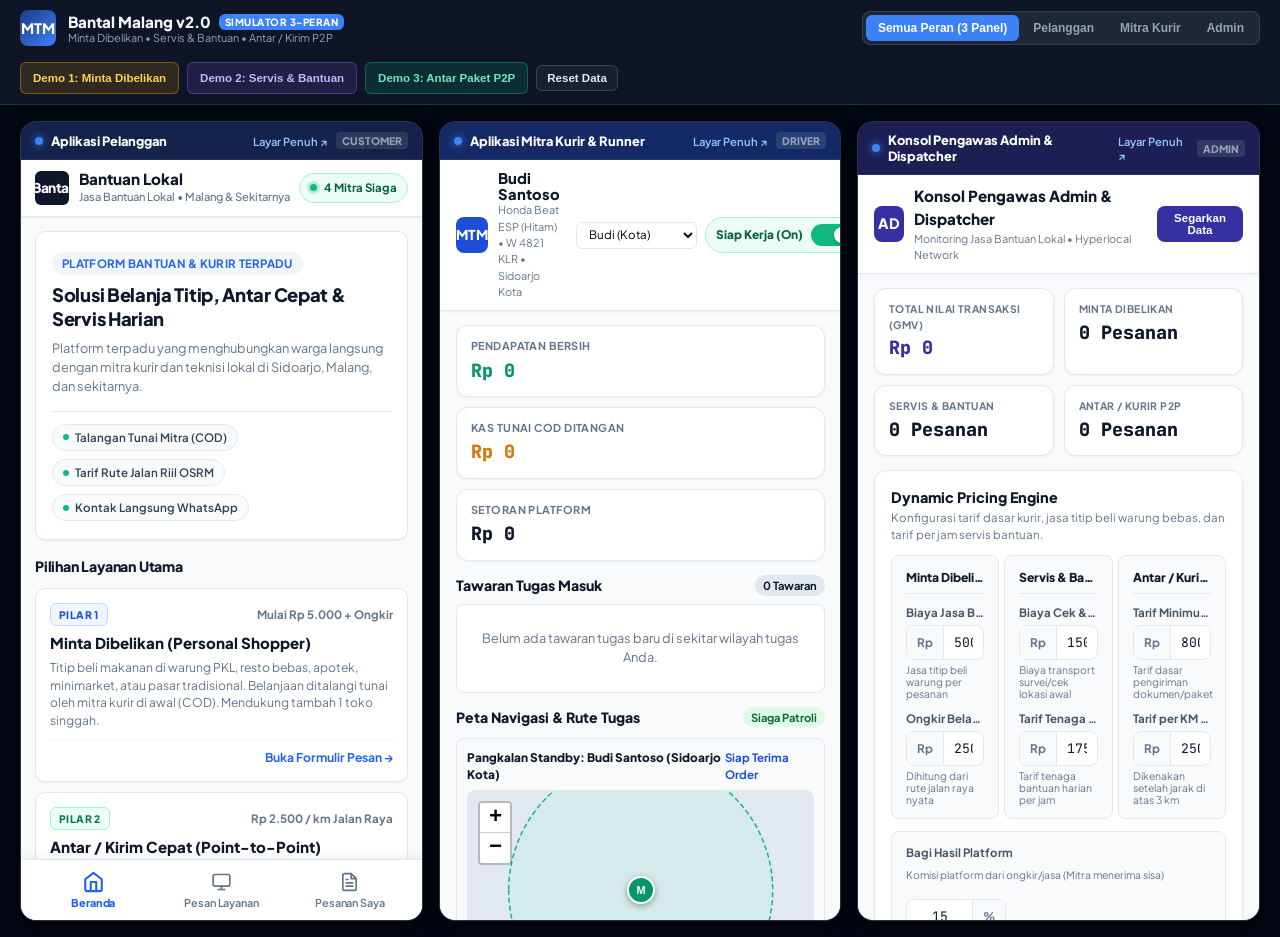
<file: index.html>
<!DOCTYPE html>
<html lang="id">

<head>
  <meta charset="UTF-8">
  <meta name="viewport" content="width=device-width, initial-scale=1.0">
  <title>Simulator Operasional Multi-Peran</title>
  <link rel="preconnect" href="https://fonts.googleapis.com">
  <link rel="preconnect" href="https://fonts.gstatic.com" crossorigin>
  <link
    href="https://fonts.googleapis.com/css2?family=Plus+Jakarta+Sans:wght@400;500;600;700;800&family=JetBrains+Mono:wght@500;600;700&display=swap"
    rel="stylesheet">
  <link rel="stylesheet" href="style.css">
</head>

<body>

  <!-- TOP COMMAND BAR -->
  <header class="top-nav">
    <div class="brand-group">
      <div class="brand-symbol">MTM</div>
      <div>
        <div class="brand-title">
          Bantal Malang v2.0
          <span class="badge-system">SIMULATOR 3-PERAN</span>
        </div>
        <div class="brand-sub">Minta Dibelikan &bull; Servis & Bantuan &bull; Antar / Kirim P2P</div>
      </div>
    </div>

    <!-- VIEWPORT SWITCHER -->
    <div class="view-switcher" id="viewSwitcher">
      <button class="view-btn active" data-view="grid3">Semua Peran (3 Panel)</button>
      <button class="view-btn" data-view="customer">Pelanggan</button>
      <button class="view-btn" data-view="driver">Mitra Kurir</button>
      <button class="view-btn" data-view="admin">Admin</button>
    </div>

    <!-- QUICK DEMO ACTIONS (3 PILAR MTM) -->
    <div class="nav-actions">
      <button class="btn-demo jastip" id="btnDemoShopping"
        title="Simulasi titip beli warung PKL dengan dana talangan kurir">
        Demo 1: Minta Dibelikan
      </button>
      <button class="btn-demo service" id="btnDemoService" title="Simulasi sewa jasa tenaga bersih-bersih 2 jam">
        Demo 2: Servis & Bantuan
      </button>
      <button class="btn-demo p2p" id="btnDemoDelivery" title="Simulasi antar paket dokumen penting P2P">
        Demo 3: Antar Paket P2P
      </button>
      <button class="btn-nav-outline" id="btnResetAll" title="Reset data simulasi ke awal pabrik">
        Reset Data
      </button>
    </div>
  </header>

  <!-- MAIN SIMULATOR STAGE (3 PANELS: CUSTOMER, DRIVER, ADMIN) -->
  <main class="simulator-stage view-grid3" id="simulatorStage">

    <!-- 1. CUSTOMER APP -->
    <section class="device-panel" id="panel-customer">
      <div class="panel-header role-customer">
        <div class="role-indicator">
          <span class="role-dot"></span>
          <span class="role-name">Aplikasi Pelanggan</span>
        </div>
        <div class="panel-header-actions">
          <a href="customer.html" target="_blank" class="tag-link-external"
            title="Buka aplikasi pelanggan di tab baru">Layar Penuh &nearr;</a>
          <span class="tag-role">Customer</span>
        </div>
      </div>
      <div class="device-shell">
        <iframe src="customer.html" class="simulator-iframe" id="iframeCustomer" title="Aplikasi Pelanggan"></iframe>
      </div>
    </section>

    <!-- 2. DRIVER APP -->
    <section class="device-panel" id="panel-driver">
      <div class="panel-header role-driver">
        <div class="role-indicator">
          <span class="role-dot"></span>
          <span class="role-name">Aplikasi Mitra Kurir & Runner</span>
        </div>
        <div class="panel-header-actions">
          <a href="driver.html" target="_blank" class="tag-link-external" title="Buka aplikasi kurir di tab baru">Layar
            Penuh &nearr;</a>
          <span class="tag-role">Driver</span>
        </div>
      </div>
      <div class="device-shell">
        <iframe src="driver.html" class="simulator-iframe" id="iframeDriver" title="Aplikasi Mitra Kurir"></iframe>
      </div>
    </section>

    <!-- 3. ADMIN CONSOLE -->
    <section class="device-panel" id="panel-admin">
      <div class="panel-header role-admin">
        <div class="role-indicator">
          <span class="role-dot"></span>
          <span class="role-name">Konsol Pengawas Admin & Dispatcher</span>
        </div>
        <div class="panel-header-actions">
          <a href="admin.html" target="_blank" class="tag-link-external" title="Buka konsol admin di tab baru">Layar
            Penuh &nearr;</a>
          <span class="tag-role">Admin</span>
        </div>
      </div>
      <div class="device-shell">
        <iframe src="admin.html" class="simulator-iframe" id="iframeAdmin" title="Konsol Pengawas Admin"></iframe>
      </div>
    </section>

  </main>

  <!-- TOAST NOTIFICATION -->
  <div class="toast-box" id="toastBox">
    Pemberitahuan
  </div>

  <script src="shared.js"></script>
  <script src="app.js"></script>
</body>

</html>
</file>
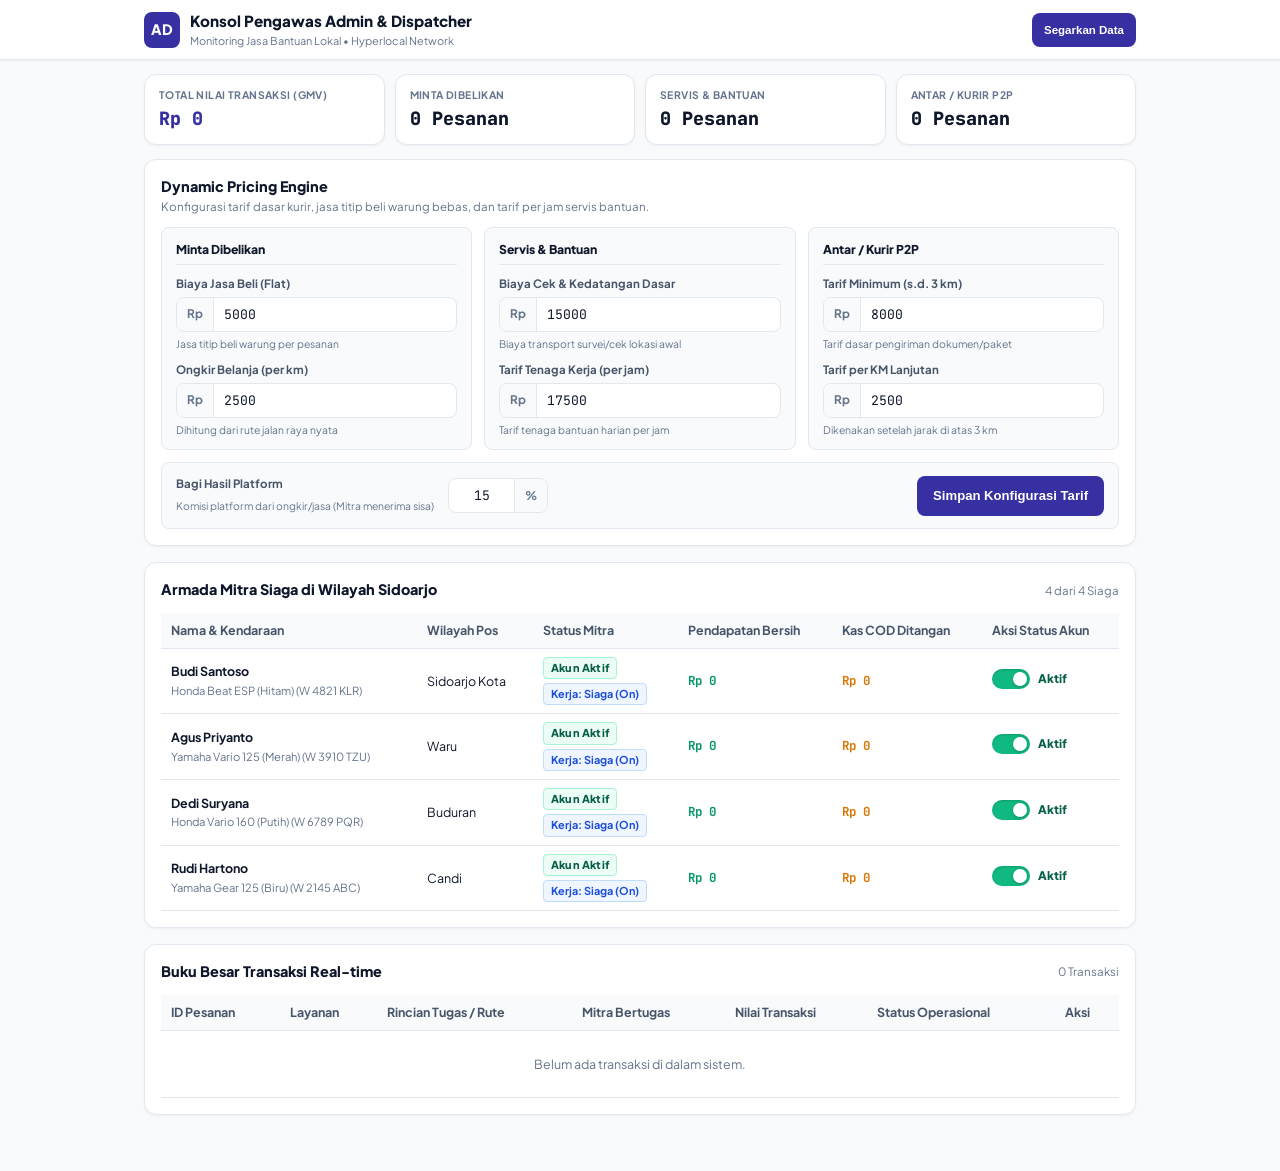
<file: admin.html>
<!DOCTYPE html>
<html lang="id">

<head>
  <meta charset="UTF-8">
  <meta name="viewport" content="width=device-width, initial-scale=1.0">
  <title>Konsol Pengawas Admin & Dispatcher</title>
  <link rel="preconnect" href="https://fonts.googleapis.com">
  <link rel="preconnect" href="https://fonts.gstatic.com" crossorigin>
  <link
    href="https://fonts.googleapis.com/css2?family=Plus+Jakarta+Sans:wght@400;500;600;700;800&family=JetBrains+Mono:wght@500;600;700&display=swap"
    rel="stylesheet">
  <link rel="stylesheet" href="admin.css">
</head>

<body>

  <!-- TOP APP BAR -->
  <header class="navbar">
    <div class="container navbar-inner">
      <div class="brand-row">
        <div class="brand-badge">AD</div>
        <div>
          <div class="admin-title">Konsol Pengawas Admin & Dispatcher</div>
          <div class="admin-sub">Monitoring Jasa Bantuan Lokal &bull; Hyperlocal Network</div>
        </div>
      </div>
      <div>
        <button type="button" class="btn-admin" onclick="renderAdminApp()"
          style="padding: 6px 12px; font-size: 0.72rem; min-height: 34px;">
          Segarkan Data
        </button>
      </div>
    </div>
  </header>

  <main class="container">

    <!-- METRICS 4 STATS (3 PILAR MTM + TOTAL GMV) -->
    <section class="stats-grid">
      <div class="stat-card">
        <div class="stat-label">Total Nilai Transaksi (GMV)</div>
        <div class="stat-val primary" id="totalGmvText">Rp 0</div>
      </div>
      <div class="stat-card">
        <div class="stat-label">Minta Dibelikan</div>
        <div class="stat-val" id="countShoppingOrders">0</div>
      </div>
      <div class="stat-card">
        <div class="stat-label">Servis & Bantuan</div>
        <div class="stat-val" id="countServiceOrders">0</div>
      </div>
      <div class="stat-card">
        <div class="stat-label">Antar / Kurir P2P</div>
        <div class="stat-val" id="countDeliveryOrders">0</div>
      </div>
    </section>

    <!-- PRICING ENGINE CONFIGURATION (3 PILAR MTM) -->
    <section class="section-box">
      <div class="section-header-row">
        <div>
          <h2 class="section-heading">Dynamic Pricing Engine</h2>
          <p style="font-size: 0.72rem; color: var(--text-muted);">
            Konfigurasi tarif dasar kurir, jasa titip beli warung bebas, dan tarif per jam servis bantuan.
          </p>
        </div>
      </div>

      <form id="formPricingEngine">
        <!-- 3 PILAR CARDS -->
        <div class="pricing-pillars-grid">

          <!-- PILAR 1: MINTA DIBELIKAN -->
          <div class="pricing-pillar-card">
            <div class="pillar-card-header">
              <span class="pillar-card-title">Minta Dibelikan</span>
              <!-- <span class="pillar-tag shopping">Pilar 1</span> -->
            </div>

            <div class="pricing-field-group">
              <label class="input-label" for="cfgShopService">Biaya Jasa Beli (Flat)</label>
              <div class="input-group">
                <span class="input-prefix">Rp</span>
                <input type="number" id="cfgShopService" class="input-field" step="500" required>
              </div>
              <span class="input-subtext">Jasa titip beli warung per pesanan</span>
            </div>

            <div class="pricing-field-group">
              <label class="input-label" for="cfgShopPerKm">Ongkir Belanja (per km)</label>
              <div class="input-group">
                <span class="input-prefix">Rp</span>
                <input type="number" id="cfgShopPerKm" class="input-field" step="500" required>
                <!-- <span class="input-suffix">/ km</span> -->
              </div>
              <span class="input-subtext">Dihitung dari rute jalan raya nyata</span>
            </div>
          </div>

          <!-- PILAR 2: SERVIS & BANTUAN -->
          <div class="pricing-pillar-card">
            <div class="pillar-card-header">
              <span class="pillar-card-title">Servis & Bantuan</span>
              <!-- <span class="pillar-tag service">Pilar 2</span> -->
            </div>

            <div class="pricing-field-group">
              <label class="input-label" for="cfgServiceBaseFee">Biaya Cek & Kedatangan Dasar</label>
              <div class="input-group">
                <span class="input-prefix">Rp</span>
                <input type="number" id="cfgServiceBaseFee" class="input-field" step="1000" required>
              </div>
              <span class="input-subtext">Biaya transport survei/cek lokasi awal</span>
            </div>

            <div class="pricing-field-group">
              <label class="input-label" for="cfgServiceHourly">Tarif Tenaga Kerja (per jam)</label>
              <div class="input-group">
                <span class="input-prefix">Rp</span>
                <input type="number" id="cfgServiceHourly" class="input-field" step="500" required>
                <!-- <span class="input-suffix">/ jam</span> -->
              </div>
              <span class="input-subtext">Tarif tenaga bantuan harian per jam</span>
            </div>
          </div>

          <!-- PILAR 3: ANTAR / KURIR P2P -->
          <div class="pricing-pillar-card">
            <div class="pillar-card-header">
              <span class="pillar-card-title">Antar / Kurir P2P</span>
              <!-- <span class="pillar-tag delivery">Pilar 3</span> -->
            </div>

            <div class="pricing-field-group">
              <label class="input-label" for="cfgDeliveryBase">Tarif Minimum (s.d. 3 km)</label>
              <div class="input-group">
                <span class="input-prefix">Rp</span>
                <input type="number" id="cfgDeliveryBase" class="input-field" step="500" required>
              </div>
              <span class="input-subtext">Tarif dasar pengiriman dokumen/paket</span>
            </div>

            <div class="pricing-field-group">
              <label class="input-label" for="cfgDeliveryPerKm">Tarif per KM Lanjutan</label>
              <div class="input-group">
                <span class="input-prefix">Rp</span>
                <input type="number" id="cfgDeliveryPerKm" class="input-field" step="500" required>
                <!-- <span class="input-suffix">/ km</span> -->
              </div>
              <span class="input-subtext">Dikenakan setelah jarak di atas 3 km</span>
            </div>
          </div>

        </div>

        <!-- STRIP BAGI HASIL PLATFORM & TOMBOL SIMPAN -->
        <div class="pricing-platform-strip">
          <div class="platform-fee-row">
            <div>
              <label class="input-label" for="cfgPlatformFeePercent">Bagi Hasil Platform</label>
              <span class="input-subtext">Komisi platform dari ongkir/jasa (Mitra menerima sisa)</span>
            </div>
            <div class="input-group" style="width: 100px;">
              <input type="number" id="cfgPlatformFeePercent" class="input-field" min="5" max="30" step="1" required
                style="text-align: center;">
              <span class="input-suffix">%</span>
            </div>
          </div>

          <button type="submit" class="btn-admin" id="btnSavePricing">
            Simpan Konfigurasi Tarif
          </button>
        </div>
      </form>
    </section>

    <!-- ARMADA MITRA SIAGA MONITORING -->
    <section class="section-box">
      <div class="section-header-row">
        <h2 class="section-heading">Armada Mitra Siaga di Wilayah Sidoarjo</h2>
        <span style="font-size: 0.72rem; color: var(--text-muted);" id="activeFleetCounter">4 Mitra</span>
      </div>

      <div class="table-wrap">
        <table class="data-table">
          <thead>
            <tr>
              <!-- <th>ID Mitra</th> -->
              <th>Nama & Kendaraan</th>
              <th>Wilayah Pos</th>
              <th>Status Mitra</th>
              <th>Pendapatan Bersih</th>
              <th>Kas COD Ditangan</th>
              <th>Aksi Status Akun</th>
            </tr>
          </thead>
          <tbody id="driverFleetTableBody">
            <!-- Rendered by JS -->
          </tbody>
        </table>
      </div>
    </section>

    <!-- REAL-TIME LOG SELURUH TRANSAKSI -->
    <section class="section-box">
      <div class="section-header-row">
        <h2 class="section-heading">Buku Besar Transaksi Real-time</h2>
        <span style="font-size: 0.72rem; color: var(--text-muted);" id="totalTransactionsBadge">0 Transaksi</span>
      </div>

      <div class="table-wrap">
        <table class="data-table">
          <thead>
            <tr>
              <th>ID Pesanan</th>
              <th>Layanan</th>
              <th>Rincian Tugas / Rute</th>
              <th>Mitra Bertugas</th>
              <th>Nilai Transaksi</th>
              <th>Status Operasional</th>
              <th>Aksi</th>
            </tr>
          </thead>
          <tbody id="allOrdersTableBody">
            <!-- Rendered by JS -->
          </tbody>
        </table>
      </div>
    </section>

  </main>

  <!-- MODAL DETAIL TRANSAKSI & BUKU BESAR AUDIT (ADMIN) -->
  <div id="adminOrderDetailModal" class="location-modal-backdrop" style="display: none;">
    <div class="location-modal-sheet" style="max-height: 88vh; display: flex; flex-direction: column;">
      <div class="location-modal-header">
        <div>
          <h3 class="location-modal-title" id="adminModalOrderTitle">Detail Transaksi & Audit Finansial</h3>
          <p class="location-modal-sub" id="adminModalOrderSub">Rincian pesanan, struk terpadu, dan bagi hasil platform</p>
        </div>
        <button type="button" class="btn-modal-close" onclick="closeAdminOrderModal()">Tutup</button>
      </div>
      <div class="modal-scroll-body" id="adminModalOrderBody" style="padding: 14px; overflow-y: auto; flex: 1;">
        <!-- Populated dynamically by admin.js -->
      </div>
      <div class="location-modal-footer">
        <button type="button" class="btn-admin" style="width: 100%; min-height: 44px;" onclick="closeAdminOrderModal()">Tutup Rincian</button>
      </div>
    </div>
  </div>

  <script src="shared.js"></script>
  <script src="admin.js"></script>
</body>

</html>
</file>
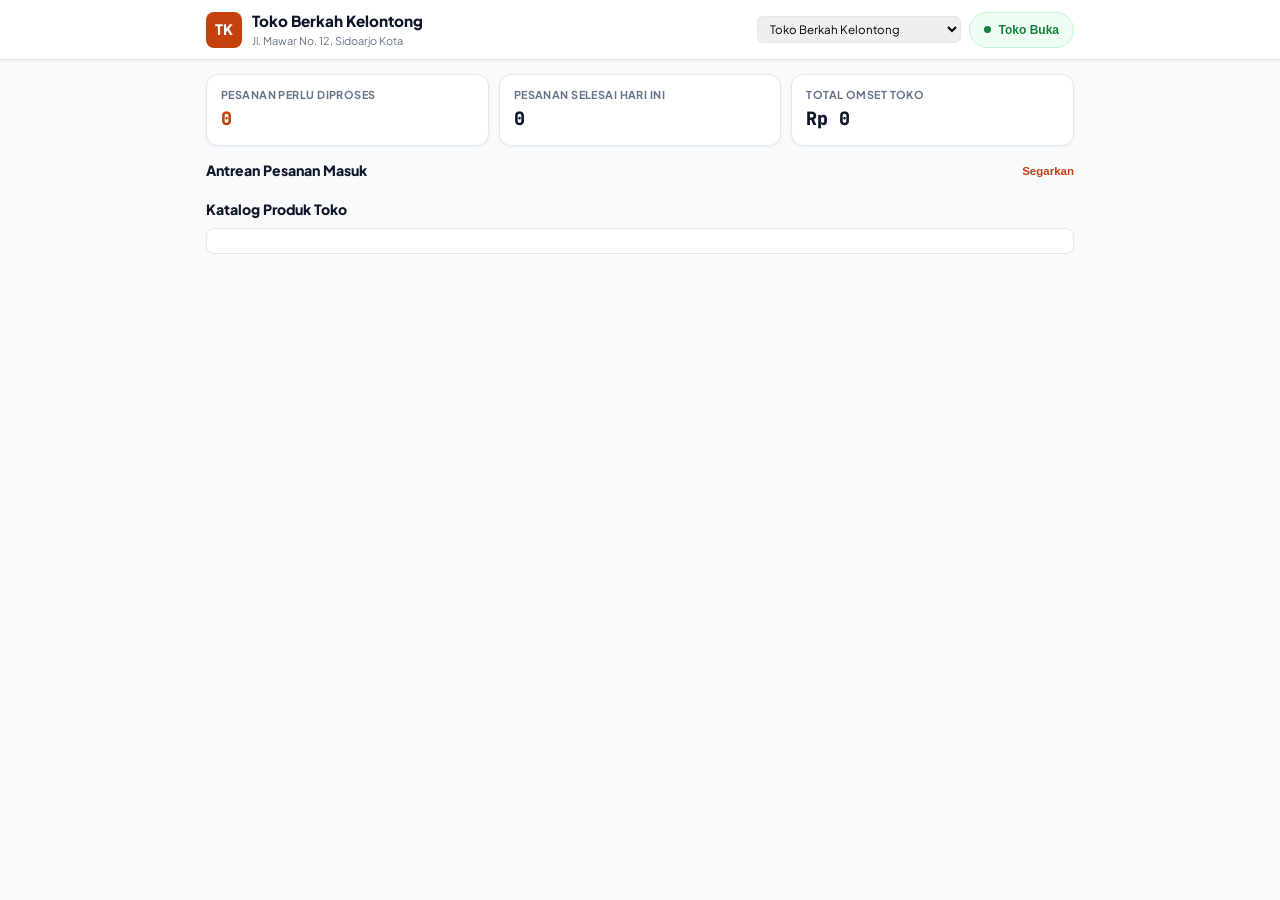
<file: merchant.html>
<!DOCTYPE html>
<html lang="id">

<head>
  <meta charset="UTF-8">
  <meta name="viewport" content="width=device-width, initial-scale=1.0">
  <title>LokalKirim v2.0 - Portal Mitra Usaha</title>
  <link rel="preconnect" href="https://fonts.googleapis.com">
  <link rel="preconnect" href="https://fonts.gstatic.com" crossorigin>
  <link href="https://fonts.googleapis.com/css2?family=Plus+Jakarta+Sans:wght@400;500;600;700;800&family=JetBrains+Mono:wght@500;600;700&display=swap" rel="stylesheet">
  <link rel="stylesheet" href="merchant.css">
</head>

<body>

  <!-- TOP APP BAR -->
  <header class="navbar">
    <div class="container navbar-inner">
      <div class="brand-row">
        <div class="brand-badge">TK</div>
        <div>
          <div class="merchant-info-title" id="merchantTitle">Toko Berkah Kelontong</div>
          <div class="merchant-info-sub" id="merchantAddressText">Jl. Mawar No. 12, Sidoarjo Kota</div>
        </div>
      </div>

      <div style="display: flex; align-items: center; gap: 8px;">
        <select id="merchantSwitcher" style="font-size: 0.72rem; padding: 4px 8px; border-radius: 6px; border: 1px solid var(--border); font-family: var(--font-main);">
          <option value="toko-berkah">Toko Berkah Kelontong</option>
          <option value="geprek-juara">Ayam Geprek Sambal Bawang</option>
          <option value="apotek-sehat">Apotek Barokah Sehat</option>
        </select>
        <button type="button" class="store-toggle-btn" id="btnStoreToggle">
          <span style="width: 7px; height: 7px; border-radius: 50%; background: #15803D;"></span>
          <span id="storeStatusLabel">Toko Buka</span>
        </button>
      </div>
    </div>
  </header>

  <main class="container">

    <!-- METRICS OVERVIEW -->
    <section class="metrics-grid">
      <div class="metric-card">
        <div class="metric-label">Pesanan Perlu Diproses</div>
        <div class="metric-val primary" id="pendingOrdersCount">0</div>
      </div>
      <div class="metric-card">
        <div class="metric-label">Pesanan Selesai Hari Ini</div>
        <div class="metric-val" id="completedOrdersCount">0</div>
      </div>
      <div class="metric-card">
        <div class="metric-label">Total Omset Toko</div>
        <div class="metric-val" id="merchantRevenueText">Rp 0</div>
      </div>
    </section>

    <!-- INCOMING STORE ORDERS -->
    <section>
      <div style="display: flex; justify-content: space-between; align-items: center; margin-bottom: 8px;">
        <h2 style="font-size: 0.88rem; font-weight: 800;">Antrean Pesanan Masuk</h2>
        <button type="button" onclick="renderMerchantApp()" style="font-size: 0.72rem; background: none; border: none; color: var(--primary); font-weight: 700; cursor: pointer;">Segarkan</button>
      </div>

      <div id="merchantOrdersQueue">
        <!-- Rendered by JS -->
      </div>
    </section>

    <!-- PRODUCT CATALOG LIST -->
    <section style="margin-top: 18px;">
      <h2 style="font-size: 0.88rem; font-weight: 800; margin-bottom: 8px;">Katalog Produk Toko</h2>
      <div id="merchantProductsList" style="background: var(--bg-card); border: 1px solid var(--border); border-radius: 8px; padding: 12px;">
        <!-- Rendered by JS -->
      </div>
    </section>

  </main>

  <script src="shared.js"></script>
  <script src="merchant.js"></script>
</body>

</html>
</file>
<file: style.css>
/* ==========================================================================
   LokalKirim v2.0 - Simulator Stage Styling
   Panggung Pengujian Multi-Peran Terpadu
   ========================================================================== */

:root {
  --bg-dark: #0B0F19;
  --bg-stage: #030712;
  --panel-bg: #111827;
  --panel-border: rgba(255, 255, 255, 0.1);
  --text-white: #F9FAFB;
  --text-muted: #9CA3AF;

  --accent-blue: #3B82F6;
  --accent-green: #10B981;
  --accent-amber: #F59E0B;
  --accent-purple: #8B5CF6;

  --radius-xs: 6px;
  --radius-sm: 8px;
  --radius-md: 12px;
  --radius-device: 16px;

  --font-sans: 'Plus Jakarta Sans', system-ui, -apple-system, sans-serif;
  --font-mono: 'JetBrains Mono', monospace;
}

* {
  box-sizing: border-box;
  margin: 0;
  padding: 0;
}

body {
  font-family: var(--font-sans);
  background-color: var(--bg-stage);
  color: var(--text-white);
  min-height: 100vh;
  display: flex;
  flex-direction: column;
  overflow-x: hidden;
}

/* TOP COMMAND BAR */
.top-nav {
  background: rgba(15, 23, 42, 0.95);
  backdrop-filter: blur(12px);
  border-bottom: 1px solid rgba(255, 255, 255, 0.12);
  padding: 10px 20px;
  display: flex;
  align-items: center;
  justify-content: space-between;
  position: sticky;
  top: 0;
  z-index: 100;
  gap: 16px;
  flex-wrap: wrap;
}

.brand-group {
  display: flex;
  align-items: center;
  gap: 12px;
}

.brand-symbol {
  width: 36px;
  height: 36px;
  background: linear-gradient(135deg, #1E3A8A 0%, #3B82F6 100%);
  border-radius: var(--radius-sm);
  display: flex;
  align-items: center;
  justify-content: center;
  color: white;
  font-weight: 800;
  font-size: 0.9rem;
}

.brand-title {
  font-size: 0.95rem;
  font-weight: 800;
  color: var(--text-white);
  display: flex;
  align-items: center;
  gap: 8px;
}

.badge-system {
  font-size: 0.62rem;
  font-weight: 800;
  background: #3B82F6;
  color: white;
  padding: 2px 6px;
  border-radius: var(--radius-xs);
  letter-spacing: 0.05em;
}

.brand-sub {
  font-size: 0.68rem;
  color: #94A3B8;
}

/* VIEW SWITCHER */
.view-switcher {
  display: flex;
  background: rgba(255, 255, 255, 0.08);
  border: 1px solid rgba(255, 255, 255, 0.1);
  padding: 3px;
  border-radius: var(--radius-sm);
  gap: 2px;
}

.view-btn {
  background: transparent;
  border: none;
  color: #94A3B8;
  padding: 6px 12px;
  border-radius: var(--radius-xs);
  font-size: 0.75rem;
  font-weight: 700;
  cursor: pointer;
  transition: all 0.15s ease;
}

.view-btn:hover {
  color: white;
  background: rgba(255, 255, 255, 0.06);
}

.view-btn.active {
  background: var(--accent-blue);
  color: white;
}

/* QUICK DEMO BUTTONS */
.nav-actions {
  display: flex;
  align-items: center;
  gap: 8px;
  flex-wrap: wrap;
}

.btn-demo {
  background: rgba(59, 130, 246, 0.15);
  border: 1px solid rgba(59, 130, 246, 0.4);
  color: #93C5FD;
  padding: 6px 12px;
  border-radius: var(--radius-xs);
  font-size: 0.72rem;
  font-weight: 800;
  cursor: pointer;
  transition: all 0.15s ease;
  min-height: 32px;
}

.btn-demo:hover {
  background: rgba(59, 130, 246, 0.3);
  color: white;
}

.btn-demo.jastip {
  background: rgba(245, 158, 11, 0.15);
  border-color: rgba(245, 158, 11, 0.4);
  color: #FCD34D;
}
.btn-demo.jastip:hover {
  background: rgba(245, 158, 11, 0.3);
  color: white;
}

.btn-demo.service {
  background: rgba(139, 92, 246, 0.15);
  border-color: rgba(139, 92, 246, 0.4);
  color: #C4B5FD;
}
.btn-demo.service:hover {
  background: rgba(139, 92, 246, 0.3);
  color: white;
}

.btn-demo.p2p {
  background: rgba(16, 185, 129, 0.15);
  border-color: rgba(16, 185, 129, 0.4);
  color: #6EE7B7;
}
.btn-demo.p2p:hover {
  background: rgba(16, 185, 129, 0.3);
  color: white;
}

.btn-nav-outline {
  background: rgba(255, 255, 255, 0.05);
  border: 1px solid rgba(255, 255, 255, 0.15);
  color: #E2E8F0;
  padding: 6px 10px;
  border-radius: var(--radius-xs);
  font-size: 0.72rem;
  font-weight: 700;
  cursor: pointer;
  text-decoration: none;
}
.btn-nav-outline:hover {
  background: rgba(255, 255, 255, 0.1);
  color: white;
}

/* SIMULATOR STAGE */
.simulator-stage {
  flex: 1;
  padding: 16px 20px;
  display: grid;
  gap: 16px;
  width: 100%;
  max-width: 1920px;
  margin: 0 auto;
}

/* 3 GRID LAYOUT */
.simulator-stage.view-grid3 {
  grid-template-columns: repeat(3, 1fr);
}
@media (max-width: 1200px) {
  .simulator-stage.view-grid3 { grid-template-columns: 1fr; }
}

/* SINGLE VIEW STATES */
.simulator-stage.view-customer #panel-driver,
.simulator-stage.view-customer #panel-admin { display: none; }
.simulator-stage.view-customer { grid-template-columns: 1fr; max-width: 550px; margin: 0 auto; }

.simulator-stage.view-driver #panel-customer,
.simulator-stage.view-driver #panel-admin { display: none; }
.simulator-stage.view-driver { grid-template-columns: 1fr; max-width: 600px; margin: 0 auto; }

.simulator-stage.view-admin #panel-customer,
.simulator-stage.view-admin #panel-driver { display: none; }
.simulator-stage.view-admin { grid-template-columns: 1fr; max-width: 1100px; margin: 0 auto; }

/* DEVICE PANELS */
.device-panel {
  display: flex;
  flex-direction: column;
  background: #0F172A;
  border: 1px solid rgba(255, 255, 255, 0.12);
  border-radius: var(--radius-device);
  overflow: hidden;
  box-shadow: 0 10px 25px rgba(0, 0, 0, 0.4);
  height: calc(100vh - 100px);
  min-height: 700px;
}

.panel-header {
  padding: 10px 14px;
  display: flex;
  align-items: center;
  justify-content: space-between;
  border-bottom: 1px solid rgba(255, 255, 255, 0.08);
}
.panel-header.role-customer { background: rgba(30, 58, 138, 0.35); }
.panel-header.role-driver { background: rgba(29, 78, 216, 0.35); }
.panel-header.role-admin { background: rgba(55, 48, 163, 0.35); }

.role-indicator {
  display: flex;
  align-items: center;
  gap: 8px;
}

.role-dot {
  width: 8px;
  height: 8px;
  border-radius: 50%;
  background: #3B82F6;
  box-shadow: 0 0 8px #3B82F6;
}

.role-name {
  font-size: 0.8rem;
  font-weight: 800;
  color: white;
}

.panel-header-actions {
  display: flex;
  align-items: center;
  gap: 8px;
}

.tag-role {
  font-size: 0.65rem;
  font-weight: 800;
  padding: 2px 6px;
  border-radius: 4px;
  background: rgba(255, 255, 255, 0.1);
  color: #94A3B8;
  text-transform: uppercase;
}

.tag-link-external {
  font-size: 0.7rem;
  color: #93C5FD;
  text-decoration: none;
  font-weight: 600;
}
.tag-link-external:hover {
  text-decoration: underline;
  color: white;
}

.device-shell {
  flex: 1;
  background: #FFFFFF;
  position: relative;
  overflow: hidden;
}

.simulator-iframe {
  width: 100%;
  height: 100%;
  border: none;
  display: block;
}

/* TOAST NOTIFICATION */
.toast-box {
  position: fixed;
  bottom: 24px;
  right: 24px;
  background: #1E293B;
  border: 1px solid rgba(255, 255, 255, 0.2);
  color: white;
  padding: 10px 16px;
  border-radius: var(--radius-sm);
  font-size: 0.8rem;
  font-weight: 700;
  box-shadow: 0 10px 25px rgba(0, 0, 0, 0.5);
  display: none;
  z-index: 999;
}
</file>
<file: admin.css>
/* ========================================================= */
/* LokalKirim v2.0 - Konsol Pengawas Operasional (Admin CSS) */
/* Standar AGENTS.md: Clean, Data Presentation, Zero-Slop    */
/* ========================================================= */

:root {
  --primary: #3730A3;        /* Indigo Admin */
  --primary-hover: #312E81;
  --primary-light: #EEF2FF;
  --primary-border: #C7D2FE;

  --accent-green: #059669;
  --accent-green-bg: #ECFDF5;
  --accent-amber: #D97706;
  --accent-amber-bg: #FFFBEB;

  --text-main: #0F172A;
  --text-secondary: #475569;
  --text-muted: #64748B;
  --text-white: #FFFFFF;

  --bg-page: #F8FAFC;
  --bg-card: #FFFFFF;
  --border: #E2E8F0;
  --border-focus: #3730A3;

  --radius-xs: 4px;
  --radius-sm: 8px;
  --radius-md: 12px;
  --radius-pill: 9999px;

  --shadow-sm: 0 1px 3px rgba(15, 23, 42, 0.05);
  --shadow-md: 0 4px 10px rgba(15, 23, 42, 0.08);

  --font-sans: 'Plus Jakarta Sans', system-ui, -apple-system, sans-serif;
  --font-mono: 'JetBrains Mono', monospace;
}

* {
  box-sizing: border-box;
  margin: 0;
  padding: 0;
}

body {
  font-family: var(--font-sans);
  background-color: var(--bg-page);
  color: var(--text-main);
  line-height: 1.5;
  -webkit-font-smoothing: antialiased;
  padding-bottom: 40px;
}

.container {
  width: 100%;
  max-width: 1024px;
  margin: 0 auto;
  padding: 0 16px;
}

.navbar {
  background: var(--bg-card);
  border-bottom: 1px solid var(--border);
  position: sticky;
  top: 0;
  z-index: 50;
  box-shadow: var(--shadow-sm);
}

.navbar-inner {
  display: flex;
  align-items: center;
  justify-content: space-between;
  padding: 10px 16px;
  gap: 12px;
}

.brand-row {
  display: flex;
  align-items: center;
  gap: 10px;
}

.brand-badge {
  background: var(--primary);
  color: white;
  width: 36px;
  height: 36px;
  border-radius: var(--radius-sm);
  display: flex;
  align-items: center;
  justify-content: center;
  font-weight: 800;
  font-size: 0.9rem;
}

.admin-title {
  font-size: 0.95rem;
  font-weight: 800;
}
.admin-sub {
  font-size: 0.68rem;
  color: var(--text-muted);
}

/* METRICS 4 COLS */
.stats-grid {
  display: grid;
  grid-template-columns: repeat(4, 1fr);
  gap: 10px;
  margin: 14px 0;
}
@media (max-width: 768px) {
  .stats-grid { grid-template-columns: repeat(2, 1fr); }
}

.stat-card {
  background: var(--bg-card);
  border: 1px solid var(--border);
  border-radius: var(--radius-md);
  padding: 12px 14px;
  box-shadow: var(--shadow-sm);
}
.stat-label {
  font-size: 0.65rem;
  font-weight: 700;
  color: var(--text-muted);
  text-transform: uppercase;
  letter-spacing: 0.04em;
  margin-bottom: 2px;
}
.stat-val {
  font-size: 1.15rem;
  font-weight: 800;
  font-family: var(--font-mono);
  color: var(--text-main);
}
.stat-val.primary { color: var(--primary); }
.stat-val.green { color: var(--accent-green); }

/* SECTIONS */
.section-box {
  background: var(--bg-card);
  border: 1px solid var(--border);
  border-radius: var(--radius-md);
  padding: 16px;
  margin-bottom: 16px;
  box-shadow: var(--shadow-sm);
}

.section-header-row {
  display: flex;
  align-items: center;
  justify-content: space-between;
  margin-bottom: 12px;
}

.section-heading {
  font-size: 0.9rem;
  font-weight: 800;
  color: var(--text-main);
}

/* TABLE */
.table-wrap {
  width: 100%;
  overflow-x: auto;
}
table.data-table {
  width: 100%;
  border-collapse: collapse;
  font-size: 0.78rem;
  text-align: left;
}
table.data-table th {
  background: #F8FAFC;
  padding: 8px 10px;
  font-weight: 700;
  color: var(--text-secondary);
  border-bottom: 1px solid var(--border);
}
table.data-table td {
  padding: 8px 10px;
  border-bottom: 1px solid var(--border);
}

/* DYNAMIC PRICING ENGINE - PILARS GRID & INPUT GROUPS */
.pricing-pillars-grid {
  display: grid;
  grid-template-columns: repeat(3, 1fr);
  gap: 12px;
  margin-bottom: 12px;
}

@media (max-width: 768px) {
  .pricing-pillars-grid {
    grid-template-columns: repeat(3, 1fr);
    gap: 8px;
  }

  .pricing-pillar-card {
    padding: 8px 10px;
    gap: 8px;
    min-width: 0;
  }

  .pillar-card-title {
    font-size: 0.7rem;
  }

  .pillar-tag {
    font-size: 0.6rem;
    padding: 1px 5px;
  }

  .input-label {
    font-size: 0.66rem;
  }

  .input-prefix,
  .input-suffix {
    padding: 0 6px;
    font-size: 0.66rem;
  }

  .input-group .input-field {
    padding: 6px 6px;
    font-size: 0.74rem;
  }

  .input-subtext {
    font-size: 0.58rem;
    line-height: 1.2;
  }

  .pricing-platform-strip {
    padding: 10px 12px;
    gap: 10px;
  }
}

@media (max-width: 480px) {
  .pricing-pillars-grid {
    grid-template-columns: repeat(3, 1fr);
    gap: 5px;
  }

  .pricing-pillar-card {
    padding: 6px 4px;
    gap: 6px;
  }

  .pillar-card-title {
    font-size: 0.64rem;
    white-space: nowrap;
    overflow: hidden;
    text-overflow: ellipsis;
  }

  .pillar-tag {
    font-size: 0.58rem;
    padding: 1px 4px;
  }

  .input-label {
    font-size: 0.6rem;
    white-space: nowrap;
    overflow: hidden;
    text-overflow: ellipsis;
  }

  .input-prefix,
  .input-suffix {
    padding: 0 3px;
    font-size: 0.6rem;
  }

  .input-group .input-field {
    padding: 4px 2px;
    font-size: 0.68rem;
    min-width: 0;
    text-align: center;
  }

  .input-subtext {
    font-size: 0.52rem;
    line-height: 1.15;
  }
}

/* Sembunyikan spin button browser pada input group */
.input-group input[type="number"]::-webkit-inner-spin-button,
.input-group input[type="number"]::-webkit-outer-spin-button {
  -webkit-appearance: none;
  margin: 0;
}
.input-group input[type="number"] {
  -moz-appearance: textfield;
}

.pricing-pillar-card {
  background: #F8FAFC;
  border: 1px solid var(--border);
  border-radius: var(--radius-sm);
  padding: 12px 14px;
  display: flex;
  flex-direction: column;
  gap: 10px;
  min-width: 0;
}

.pillar-card-header {
  display: flex;
  align-items: center;
  justify-content: space-between;
  padding-bottom: 6px;
  border-bottom: 1px solid var(--border);
}

.pillar-card-title {
  font-size: 0.76rem;
  font-weight: 800;
  color: var(--text-main);
}

.pillar-tag {
  font-size: 0.65rem;
  font-weight: 800;
  padding: 2px 7px;
  border-radius: var(--radius-xs);
}

.pillar-tag.shopping { background: #FEF3C7; color: #92400E; }
.pillar-tag.service { background: #EDE9FE; color: #6D28D9; }
.pillar-tag.delivery { background: #EFF6FF; color: #1E40AF; }

.pricing-field-group {
  display: flex;
  flex-direction: column;
  gap: 4px;
}

.input-label {
  display: block;
  font-size: 0.72rem;
  font-weight: 700;
  color: var(--text-secondary);
}

.input-subtext {
  font-size: 0.65rem;
  color: var(--text-muted);
}

/* INPUT GROUP WITH PREFIX & SUFFIX */
.input-group {
  display: flex;
  align-items: stretch;
  border: 1px solid var(--border);
  border-radius: var(--radius-sm);
  background: white;
  overflow: hidden;
  transition: border-color 0.15s ease, box-shadow 0.15s ease;
}

.input-group:focus-within {
  border-color: var(--primary);
  box-shadow: 0 0 0 2px var(--primary-light);
}

.input-prefix,
.input-suffix {
  display: flex;
  align-items: center;
  padding: 0 10px;
  background: #F8FAFC;
  color: var(--text-muted);
  font-size: 0.74rem;
  font-weight: 700;
  user-select: none;
}

.input-prefix {
  border-right: 1px solid var(--border);
}

.input-suffix {
  border-left: 1px solid var(--border);
}

.input-group .input-field {
  border: none;
  border-radius: 0;
  padding: 8px 10px;
  font-family: var(--font-mono);
  font-size: 0.82rem;
  color: var(--text-main);
  background: transparent;
  width: 100%;
}

.input-group .input-field:focus {
  outline: none;
}

/* PLATFORM SHARE STRIP */
.pricing-platform-strip {
  background: #F8FAFC;
  border: 1px solid var(--border);
  border-radius: var(--radius-sm);
  padding: 12px 14px;
  display: flex;
  align-items: center;
  justify-content: space-between;
  gap: 16px;
  flex-wrap: wrap;
}

.platform-fee-row {
  display: flex;
  align-items: center;
  gap: 14px;
  flex-wrap: wrap;
}

.btn-admin {
  background: var(--primary);
  color: white;
  border: none;
  padding: 10px 16px;
  border-radius: var(--radius-sm);
  font-size: 0.82rem;
  font-weight: 800;
  cursor: pointer;
  min-height: 40px;
}
.btn-admin:hover { background: var(--primary-hover); }

/* STATUS COMBO BOX (STATUS AKUN & KERJA) */
.status-combo-box {
  display: flex;
  flex-direction: column;
  gap: 4px;
}

.status-tag-account {
  display: inline-block;
  font-size: 0.68rem;
  font-weight: 800;
  padding: 2px 7px;
  border-radius: var(--radius-xs);
  letter-spacing: 0.02em;
  width: fit-content;
}

.status-tag-account.active {
  background: #ECFDF5;
  color: #065F46;
  border: 1px solid #A7F3D0;
}

.status-tag-account.suspended {
  background: #FEF2F2;
  color: #991B1B;
  border: 1px solid #FCA5A5;
}

.status-tag-duty {
  display: inline-block;
  font-size: 0.68rem;
  font-weight: 700;
  padding: 2px 7px;
  border-radius: var(--radius-xs);
  width: fit-content;
}

.status-tag-duty.on {
  background: #EFF6FF;
  color: #1D4ED8;
  border: 1px solid #BFDBFE;
}

.status-tag-duty.off {
  background: #F1F5F9;
  color: #64748B;
  border: 1px solid #E2E8F0;
}

.status-tag-duty.suspended {
  background: #FEF2F2;
  color: #B91C1C;
  border: 1px dashed #FCA5A5;
}

/* ADMIN SWITCH TOGGLE (AKTIF / SUSPEND) */
.admin-switch-wrap {
  display: inline-flex;
  align-items: center;
  gap: 8px;
}

.admin-switch-toggle {
  position: relative;
  display: inline-block;
  width: 38px;
  height: 20px;
  margin: 0;
  cursor: pointer;
}

.admin-switch-toggle input {
  opacity: 0;
  width: 0;
  height: 0;
  position: absolute;
}

.admin-switch-slider {
  position: absolute;
  cursor: pointer;
  top: 0;
  left: 0;
  right: 0;
  bottom: 0;
  background-color: #EF4444; /* Merah untuk Suspend (off/unchecked) */
  transition: 0.2s ease;
  border-radius: 20px;
  box-shadow: inset 0 1px 2px rgba(0, 0, 0, 0.15);
}

.admin-switch-slider:before {
  position: absolute;
  content: "";
  height: 14px;
  width: 14px;
  left: 3px;
  bottom: 3px;
  background-color: white;
  transition: 0.2s ease;
  border-radius: 50%;
  box-shadow: 0 1px 3px rgba(0, 0, 0, 0.25);
}

/* Checked = AKTIF (Hijau) */
.admin-switch-toggle input:checked + .admin-switch-slider {
  background-color: #10B981;
}

.admin-switch-toggle input:checked + .admin-switch-slider:before {
  transform: translateX(18px);
}

.admin-switch-label {
  font-size: 0.74rem;
  font-weight: 800;
  min-width: 50px;
}

.admin-switch-label.is-active {
  color: #065F46;
}

.admin-switch-label.is-suspended {
  color: #DC2626;
}

/* TABLE ACTIONS FALLBACK */
.btn-table-action {
  font-family: inherit;
  font-size: 0.7rem;
  font-weight: 800;
  padding: 4px 10px;
  border-radius: var(--radius-xs);
  cursor: pointer;
  min-height: 28px;
  border: 1px solid transparent;
  transition: all 0.15s ease;
}

.btn-table-action.suspend {
  background: #FEE2E2;
  color: #991B1B;
  border-color: #FCA5A5;
}
.btn-table-action.suspend:hover {
  background: #FECACA;
}

.btn-table-action.activate {
  background: #ECFDF5;
  color: #065F46;
  border-color: #A7F3D0;
}
.btn-table-action.activate:hover {
  background: #D1FAE5;
}

/* ==========================================================================
   TRANSACTION DETAIL MODAL & UNIFIED RECEIPT (ADMIN CONSOLE)
   ========================================================================== */
.location-modal-backdrop {
  position: fixed;
  inset: 0;
  background: rgba(15, 23, 42, 0.68);
  backdrop-filter: blur(4px);
  z-index: 1000;
  display: flex;
  align-items: flex-end;
  justify-content: center;
  animation: fadeIn 0.18s ease-out;
}

@media (min-width: 640px) {
  .location-modal-backdrop {
    align-items: center;
    padding: 20px;
  }
}

.location-modal-sheet {
  background: var(--bg-card);
  width: 100%;
  max-width: 620px;
  border-radius: 16px 16px 0 0;
  display: flex;
  flex-direction: column;
  height: 88vh;
  max-height: 88vh;
  box-shadow: 0 -4px 24px rgba(0, 0, 0, 0.25);
  animation: slideUp 0.2s cubic-bezier(0.16, 1, 0.3, 1);
  overflow: hidden;
}

@media (min-width: 640px) {
  .location-modal-sheet {
    border-radius: var(--radius-md);
    height: 84vh;
    max-height: 700px;
    box-shadow: var(--shadow-md);
  }
}

.location-modal-header {
  padding: 12px 16px;
  border-bottom: 1px solid var(--border);
  display: flex;
  justify-content: space-between;
  align-items: center;
  background: #FFFFFF;
}

.location-modal-title {
  font-size: 0.95rem;
  font-weight: 800;
  color: var(--text-main);
  line-height: 1.2;
}

.location-modal-sub {
  font-size: 0.72rem;
  color: var(--text-muted);
  margin-top: 2px;
}

.btn-modal-close {
  background: #F1F5F9;
  border: 1px solid var(--border);
  color: var(--text-main);
  font-family: inherit;
  font-size: 0.76rem;
  font-weight: 700;
  padding: 6px 12px;
  border-radius: var(--radius-xs);
  cursor: pointer;
  min-height: 38px;
  display: inline-flex;
  align-items: center;
  justify-content: center;
}

.btn-modal-close:hover {
  background: #E2E8F0;
}

.location-modal-footer {
  padding: 12px 16px;
  background: #F8FAFC;
  border-top: 1px solid var(--border);
}

/* UNIFIED RECEIPT CARD */
.unified-receipt-card {
  background: #F8FAFC;
  border: 1px solid var(--border);
  border-radius: var(--radius-sm);
  padding: 12px;
  margin: 10px 0;
}

.receipt-card-header {
  display: flex;
  justify-content: space-between;
  align-items: center;
  margin-bottom: 8px;
  padding-bottom: 6px;
  border-bottom: 1px solid #E2E8F0;
}

.receipt-card-title {
  font-size: 0.76rem;
  font-weight: 800;
  color: #1E293B;
  text-transform: uppercase;
  letter-spacing: 0.02em;
}

.receipt-order-id {
  font-family: var(--font-mono);
  font-size: 0.74rem;
  font-weight: 800;
  color: var(--primary);
}

.receipt-section-title {
  font-size: 0.72rem;
  font-weight: 700;
  color: #64748B;
  margin-top: 6px;
  margin-bottom: 3px;
}

.receipt-row {
  display: flex;
  justify-content: space-between;
  align-items: center;
  font-size: 0.74rem;
  color: #334155;
  margin-bottom: 4px;
}

.receipt-row.receipt-indent {
  padding-left: 6px;
}

.receipt-item-sub {
  font-size: 0.7rem;
  color: #475569;
  margin-bottom: 2px;
  padding-left: 6px;
}

.receipt-val {
  font-family: var(--font-mono);
  font-weight: 700;
  color: #0F172A;
}

.receipt-divider {
  height: 1px;
  border-top: 1px dashed var(--border);
  margin: 6px 0;
}

.receipt-total-box {
  background: #FFFFFF;
  border: 1px solid #94A3B8;
  border-radius: var(--radius-xs);
  padding: 8px 10px;
  margin-top: 8px;
}

.receipt-total-row {
  display: flex;
  justify-content: space-between;
  align-items: center;
  font-weight: 800;
  font-size: 0.82rem;
  color: #0F172A;
}

.receipt-total-val {
  font-family: var(--font-mono);
  font-size: 0.96rem;
  color: var(--primary);
}

.receipt-payment-method {
  font-size: 0.68rem;
  color: #64748B;
  margin-top: 2px;
}

@keyframes fadeIn {
  from { opacity: 0; }
  to { opacity: 1; }
}

@keyframes slideUp {
  from { transform: translateY(100%); }
  to { transform: translateY(0); }
}
</file>
<file: merchant.css>
/* ========================================================= */
/* LokalKirim v2.0 - Portal Mitra Usaha (Merchant CSS)       */
/* Clean, Anti-Slop Production System Sesuai AGENTS.md       */
/* ========================================================= */

:root {
  --primary: #C2410C;          /* Warm Terracotta Merchant */
  --primary-hover: #9A3412;
  --primary-light: #FFF7ED;
  --primary-border: #FED7AA;

  --bg-page: #F8FAFC;
  --bg-card: #FFFFFF;
  --border: #E2E8F0;
  --border-focus: #C2410C;

  --text-main: #0F172A;
  --text-secondary: #475569;
  --text-muted: #64748B;
  --text-white: #FFFFFF;

  --status-success: #15803D;
  --status-success-bg: #DCFCE7;
  --status-warning: #B45309;
  --status-warning-bg: #FEF3C7;
  --status-info: #1D4ED8;
  --status-info-bg: #DBEAFE;

  --radius-xs: 4px;
  --radius-sm: 8px;
  --radius-md: 12px;
  --radius-pill: 9999px;

  --shadow-sm: 0 1px 3px rgba(0, 0, 0, 0.05);
  --shadow-md: 0 4px 12px rgba(0, 0, 0, 0.08);

  --font-main: 'Plus Jakarta Sans', system-ui, -apple-system, sans-serif;
  --font-mono: 'JetBrains Mono', monospace;
}

* {
  box-sizing: border-box;
  margin: 0;
  padding: 0;
}

body {
  font-family: var(--font-main);
  background-color: var(--bg-page);
  color: var(--text-main);
  line-height: 1.5;
  -webkit-font-smoothing: antialiased;
  padding-bottom: 30px;
}

.container {
  width: 100%;
  max-width: 900px;
  margin: 0 auto;
  padding: 0 16px;
}

.navbar {
  background: var(--bg-card);
  border-bottom: 1px solid var(--border);
  position: sticky;
  top: 0;
  z-index: 50;
  box-shadow: var(--shadow-sm);
}

.navbar-inner {
  display: flex;
  align-items: center;
  justify-content: space-between;
  padding: 10px 16px;
  gap: 12px;
}

.brand-row {
  display: flex;
  align-items: center;
  gap: 10px;
}

.brand-badge {
  background: var(--primary);
  color: white;
  width: 36px;
  height: 36px;
  border-radius: var(--radius-sm);
  display: flex;
  align-items: center;
  justify-content: center;
  font-weight: 800;
  font-size: 0.9rem;
}

.merchant-info-title {
  font-size: 0.95rem;
  font-weight: 800;
}
.merchant-info-sub {
  font-size: 0.68rem;
  color: var(--text-muted);
}

.store-toggle-btn {
  display: inline-flex;
  align-items: center;
  gap: 8px;
  padding: 6px 14px;
  border-radius: var(--radius-pill);
  border: 1px solid #BBF7D0;
  background: #F0FDF4;
  color: #15803D;
  font-size: 0.75rem;
  font-weight: 800;
  cursor: pointer;
  min-height: 36px;
}
.store-toggle-btn.closed {
  background: #F1F5F9;
  border-color: var(--border);
  color: var(--text-muted);
}

/* METRICS ROW */
.metrics-grid {
  display: grid;
  grid-template-columns: repeat(3, 1fr);
  gap: 10px;
  margin: 14px 0;
}
@media (max-width: 600px) {
  .metrics-grid { grid-template-columns: 1fr; }
}

.metric-card {
  background: var(--bg-card);
  border: 1px solid var(--border);
  border-radius: var(--radius-md);
  padding: 12px 14px;
  box-shadow: var(--shadow-sm);
}
.metric-label {
  font-size: 0.68rem;
  font-weight: 700;
  color: var(--text-muted);
  text-transform: uppercase;
  letter-spacing: 0.04em;
  margin-bottom: 2px;
}
.metric-val {
  font-size: 1.15rem;
  font-weight: 800;
  font-family: var(--font-mono);
  color: var(--text-main);
}
.metric-val.primary { color: var(--primary); }

/* ORDER CARD */
.order-card-merchant {
  background: var(--bg-card);
  border: 1px solid var(--border);
  border-radius: var(--radius-md);
  padding: 16px;
  margin-bottom: 12px;
  box-shadow: var(--shadow-sm);
}
.order-card-header {
  display: flex;
  align-items: center;
  justify-content: space-between;
  border-bottom: 1px solid #F1F5F9;
  padding-bottom: 8px;
  margin-bottom: 10px;
}

.btn-merchant-action {
  background: var(--primary);
  color: white;
  border: none;
  padding: 10px 16px;
  border-radius: var(--radius-sm);
  font-size: 0.82rem;
  font-weight: 800;
  cursor: pointer;
  min-height: 40px;
  width: 100%;
  margin-top: 10px;
}
.btn-merchant-action:hover { background: var(--primary-hover); }

.btn-merchant-action.btn-dispatch {
  background: #1D4ED8;
}
.btn-merchant-action.btn-dispatch:hover {
  background: #1E40AF;
}
</file>
